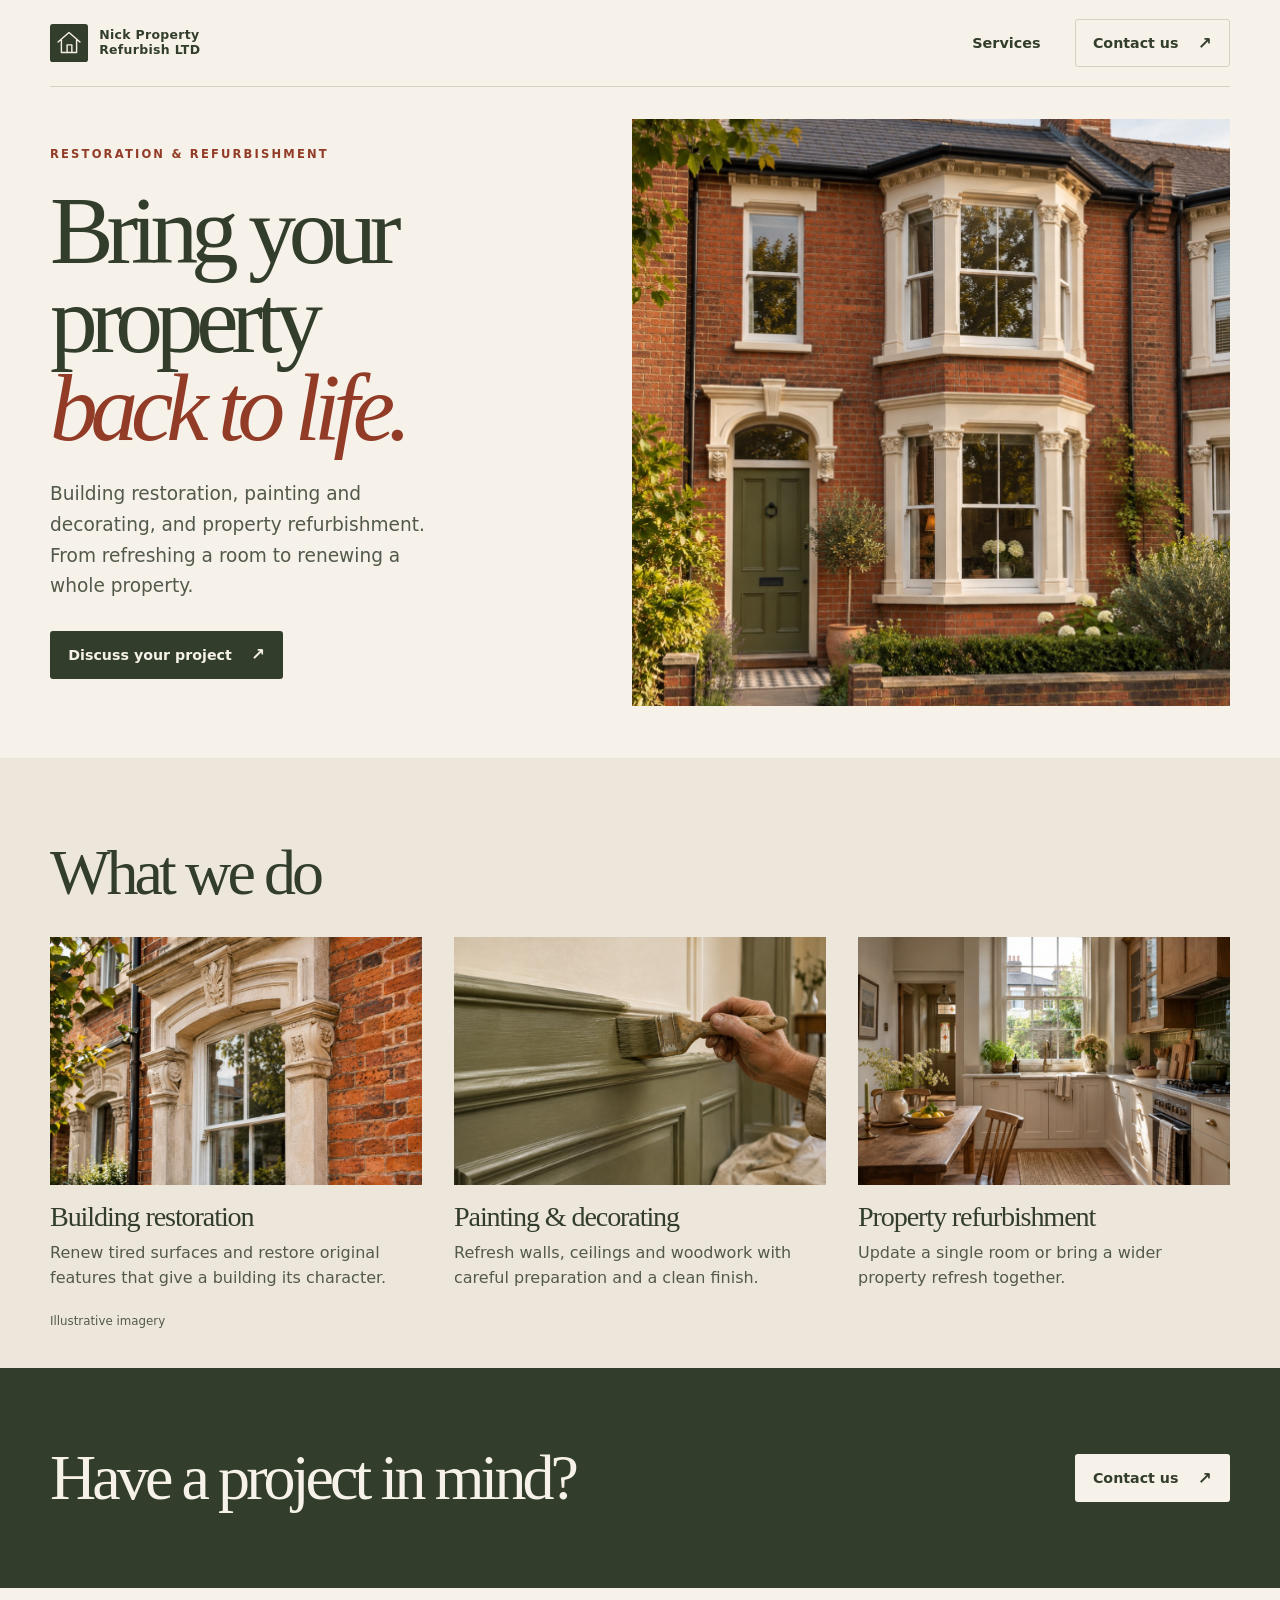
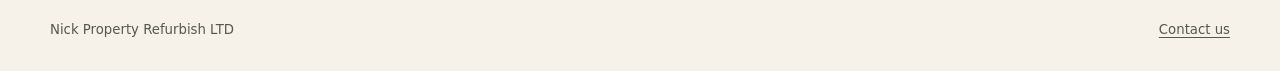
<file: index.html>
<!doctype html>
<html lang="en-GB">
<head>
  <meta charset="utf-8">
  <meta name="viewport" content="width=device-width, initial-scale=1">
  <meta name="description" content="Nick Property Refurbish LTD offers building restoration, painting and decorating, and property refurbishment.">
  <title>Nick Property Refurbish LTD</title>
  <link rel="icon" href="assets/mark.svg" type="image/svg+xml">
  <link rel="stylesheet" href="styles.css">
</head>
<body>
  <a class="skip" href="#main">Skip to content</a>
  <header class="header wrap">
    <a class="brand" href="./" aria-label="Nick Property Refurbish LTD home"><img src="assets/mark.svg" alt="" width="38" height="38"><span>Nick Property<br>Refurbish LTD</span></a>
    <nav aria-label="Main navigation"><a class="services-nav" href="#services">Services</a><a class="button outline" href="contact/">Contact us <span aria-hidden="true">↗</span></a></nav>
  </header>
  <main id="main">
    <section class="hero wrap" aria-labelledby="title">
      <div class="hero-copy">
        <p class="eyebrow">Restoration &amp; refurbishment</p>
        <h1 id="title">Bring your<br class="desktop"> property<br class="desktop"> <em>back to life.</em></h1>
        <p class="intro">Building restoration, painting and decorating, and property refurbishment. From refreshing a room to renewing a whole property.</p>
        <a class="button primary" href="contact/">Discuss your project <span aria-hidden="true">↗</span></a>
      </div>
      <img class="hero-image" src="assets/house.jpg" alt="Illustration of a restored red-brick terrace with an olive-green front door" width="1122" height="1402" fetchpriority="high">
    </section>
    <section class="services" id="services" aria-labelledby="services-title">
      <div class="wrap">
        <h2 id="services-title">What we do</h2>
        <div class="service-grid">
          <article>
            <img src="assets/restore.jpg" alt="Restored sash window and brickwork" loading="lazy" width="900" height="600">
            <h3>Building restoration</h3>
            <p>Renew tired surfaces and restore original features that give a building its character.</p>
          </article>
          <article>
            <img src="assets/paint.jpg" alt="A brush applying olive paint to wall panelling" loading="lazy" width="900" height="600">
            <h3>Painting &amp; decorating</h3>
            <p>Refresh walls, ceilings and woodwork with careful preparation and a clean finish.</p>
          </article>
          <article>
            <img src="assets/refurb.jpg" alt="Refurbished kitchen with oak cabinetry and green tiles" loading="lazy" width="900" height="600">
            <h3>Property refurbishment</h3>
            <p>Update a single room or bring a wider property refresh together.</p>
          </article>
        </div>
        <p class="image-note">Illustrative imagery</p>
      </div>
    </section>
    <section class="callout">
      <div class="wrap callout-inner">
        <h2>Have a project in mind?</h2>
        <a class="button light" href="contact/">Contact us <span aria-hidden="true">↗</span></a>
      </div>
    </section>
  </main>
  <footer class="footer wrap"><span>Nick Property Refurbish LTD</span><a href="contact/">Contact us</a></footer>
</body>
</html>
</file>
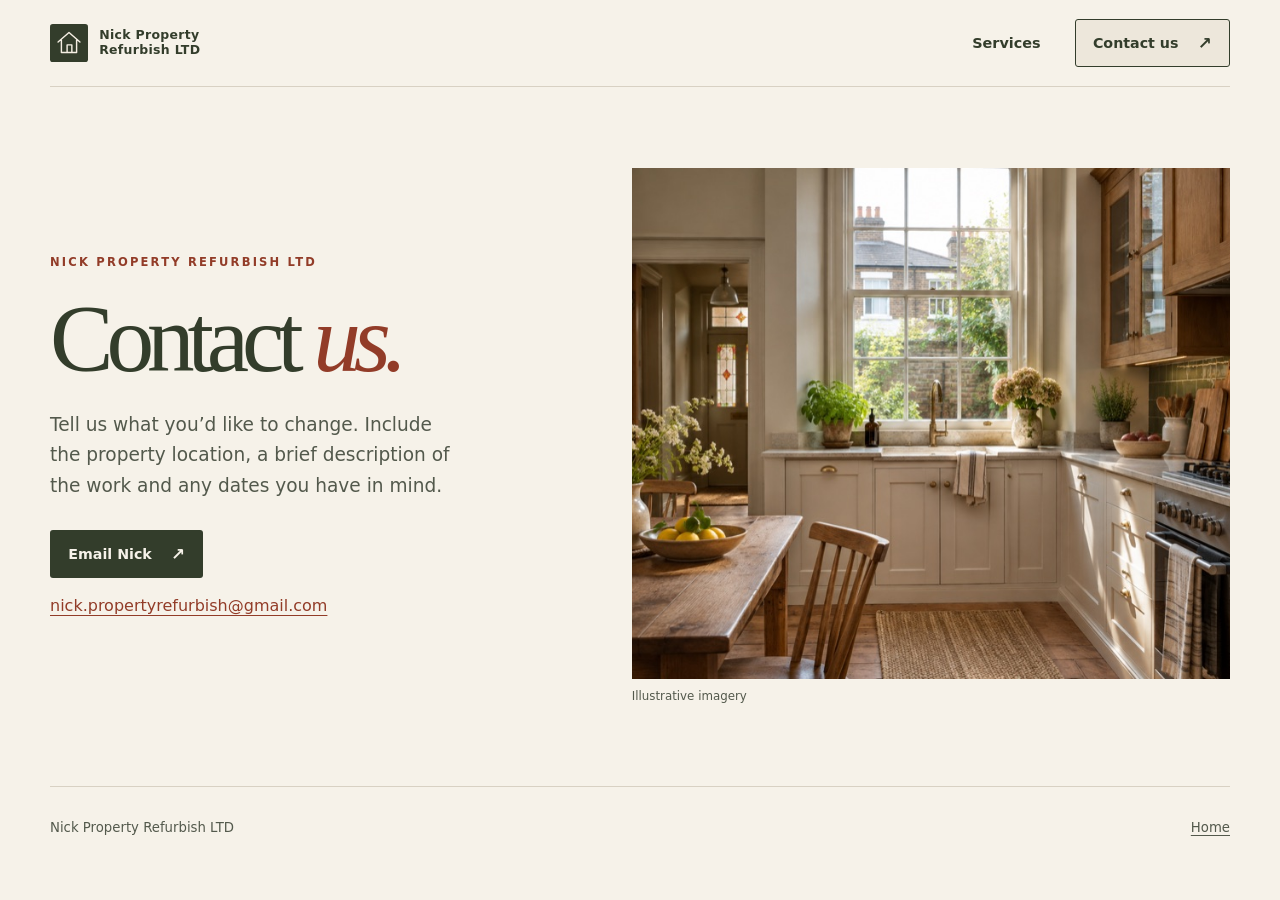
<file: contact/index.html>
<!doctype html>
<html lang="en-GB">
<head>
  <meta charset="utf-8">
  <meta name="viewport" content="width=device-width, initial-scale=1">
  <meta name="description" content="Contact Nick Property Refurbish LTD about your restoration, painting, decorating or refurbishment project.">
  <title>Contact Us | Nick Property Refurbish LTD</title>
  <link rel="icon" href="../assets/mark.svg" type="image/svg+xml">
  <link rel="stylesheet" href="../styles.css">
</head>
<body>
  <a class="skip" href="#main">Skip to content</a>
  <header class="header wrap">
    <a class="brand" href="../" aria-label="Nick Property Refurbish LTD home"><img src="../assets/mark.svg" alt="" width="38" height="38"><span>Nick Property<br>Refurbish LTD</span></a>
    <nav aria-label="Main navigation"><a class="services-nav" href="../#services">Services</a><a class="button outline" href="./" aria-current="page">Contact us <span aria-hidden="true">↗</span></a></nav>
  </header>
  <main id="main" class="contact-page wrap">
    <section class="contact-copy" aria-labelledby="contact-title">
      <p class="eyebrow">Nick Property Refurbish LTD</p>
      <h1 id="contact-title">Contact <em>us.</em></h1>
      <p class="intro">Tell us what you’d like to change. Include the property location, a brief description of the work and any dates you have in mind.</p>
      <a class="button primary" href="mailto:nick.propertyrefurbish@gmail.com?subject=Property%20project%20enquiry">Email Nick <span aria-hidden="true">↗</span></a>
      <a class="email" href="mailto:nick.propertyrefurbish@gmail.com">nick.propertyrefurbish@gmail.com</a>
    </section>
    <figure class="contact-figure"><img src="../assets/refurb.jpg" alt="A light-filled kitchen with oak cabinetry and green wall tiles" width="900" height="600"><figcaption class="image-note">Illustrative imagery</figcaption></figure>
  </main>
  <footer class="footer wrap"><span>Nick Property Refurbish LTD</span><a href="../">Home</a></footer>
</body>
</html>
</file>
<file: styles.css>
:root {
  color-scheme: light;
  --paper: #f6f2e9;
  --surface: #ede7db;
  --olive: #333d2b;
  --olive-dark: #222c1e;
  --rust: #923c28;
  --muted: #53594c;
  --line: #d8d1c3;
  --serif: Georgia, "Times New Roman", serif;
}
* { box-sizing: border-box; }
html { scroll-behavior: smooth; }
body { margin: 0; background: var(--paper); color: var(--olive); font: 16px/1.55 system-ui, sans-serif; }
a { color: inherit; text-underline-offset: .22em; }
a:focus-visible { outline: 2px solid var(--rust); outline-offset: 5px; }
img { display: block; max-width: 100%; }
h1, h2, h3, p, figure { margin: 0; }
h1, h2, h3 { font-family: var(--serif); font-weight: 400; }
h1 { font-size: clamp(4.1rem, 7.45vw, 7.7rem); line-height: .93; letter-spacing: -.075em; }
h1 em { color: var(--rust); font-weight: 400; }
h2 { font-size: clamp(2.6rem, 5vw, 4.6rem); line-height: 1; letter-spacing: -.061em; }
h3 { font-size: clamp(1.45rem, 2.2vw, 2rem); line-height: 1.15; letter-spacing: -.04em; }
.wrap { width: min(100% - 100px, 1330px); margin-inline: auto; }
.skip { position: absolute; z-index: 2; top: 10px; left: 10px; padding: .75rem; background: var(--paper); transform: translateY(-150%); }
.skip:focus { transform: none; }
.header { display: flex; align-items: center; justify-content: space-between; min-height: 87px; border-bottom: 1px solid var(--line); gap: 1rem; }
.brand { display: inline-flex; align-items: center; gap: .7rem; text-decoration: none; font-size: .78rem; font-weight: 700; letter-spacing: .025em; line-height: 1.18; }
.brand img { flex: none; }
nav { display: flex; align-items: center; gap: 34px; font-size: .9rem; font-weight: 600; }
.services-nav { text-decoration: none; }
.services-nav:hover { text-decoration: underline; }
.button { display: inline-flex; justify-content: center; align-items: center; gap: 1.2rem; min-height: 48px; padding: .68rem 1.08rem; text-decoration: none; font-size: .89rem; font-weight: 650; border: 1px solid transparent; border-radius: 3px; }
.button span { font-size: 1.05rem; line-height: 1; }
.outline { border-color: var(--line); }
.outline:hover, .outline[aria-current] { background: var(--surface); border-color: var(--olive); }
.primary { background: var(--olive); color: var(--paper); }
.primary:hover { background: var(--olive-dark); }
.hero, .contact-page { display: grid; grid-template-columns: .94fr 1.06fr; gap: clamp(24px, 4vw, 72px); align-items: center; padding-block: 32px 52px; }
.hero-copy { padding-block: 25px; }
.eyebrow { margin-bottom: 1.45rem; color: var(--rust); font-size: .72rem; text-transform: uppercase; letter-spacing: .19em; font-weight: 750; }
.intro { color: var(--muted); font-size: clamp(1rem, 1.45vw, 1.16rem); line-height: 1.65; max-width: 34ch; margin-block: 1.65rem 1.8rem; }
.hero-image { width: 100%; height: auto; aspect-ratio: 1.02; object-fit: cover; object-position: center 53%; background: var(--surface); }
.services { background: var(--surface); padding-block: clamp(50px, 6.5vw, 98px) 38px; scroll-margin-top: 1rem; }
.service-grid { margin-top: 32px; display: grid; grid-template-columns: repeat(3, minmax(0, 1fr)); gap: clamp(16px, 2.5vw, 38px); }
.service-grid img, .contact-figure img { width: 100%; height: auto; aspect-ratio: 1.5; object-fit: cover; }
.service-grid h3 { margin-top: 1rem; }
.service-grid p { color: var(--muted); margin-top: .48rem; max-width: 37ch; }
.image-note { color: var(--muted); font-size: .74rem; margin-top: 1.35rem; }
.callout { background: var(--olive); color: var(--paper); }
.callout-inner { min-height: 220px; padding-block: 36px; display: flex; gap: 24px; align-items: center; justify-content: space-between; }
.light { background: var(--paper); color: var(--olive); flex: none; }
.light:hover { background: var(--surface); }
.footer { min-height: 83px; display: flex; justify-content: space-between; align-items: center; gap: 16px; font-size: .83rem; color: var(--muted); }
.contact-page { min-height: min(700px, 78svh); padding-block: 45px; border-bottom: 1px solid var(--line); }
.contact-figure img { aspect-ratio: 1.17; }
.contact-figure .image-note { margin-top: .5rem; }
.email { display: block; margin-top: 1rem; width: fit-content; overflow-wrap: anywhere; color: var(--rust); }
@media (max-width: 900px) {
  .wrap { width: calc(100% - 56px); }
  h1 { font-size: clamp(3.3rem, 8.6vw, 5.6rem); }
}
@media (max-width: 660px) {
  .wrap { width: calc(100% - 40px); }
  .header { min-height: 72px; }
  nav { gap: 14px; }
  .services-nav { display: none; }
  .hero, .contact-page { grid-template-columns: minmax(0, 1fr); gap: 27px; padding-block: 36px; }
  .hero-copy { padding: 0; }
  .desktop { display: none; }
  .hero h1 { max-width: 9ch; }
  .hero-image { aspect-ratio: 1.17; }
  .service-grid { grid-template-columns: 1fr; gap: 30px; margin-top: 24px; }
  .callout-inner { min-height: auto; align-items: flex-start; flex-direction: column; }
}
@media (prefers-reduced-motion: reduce) { html { scroll-behavior: auto; } }
</file>
